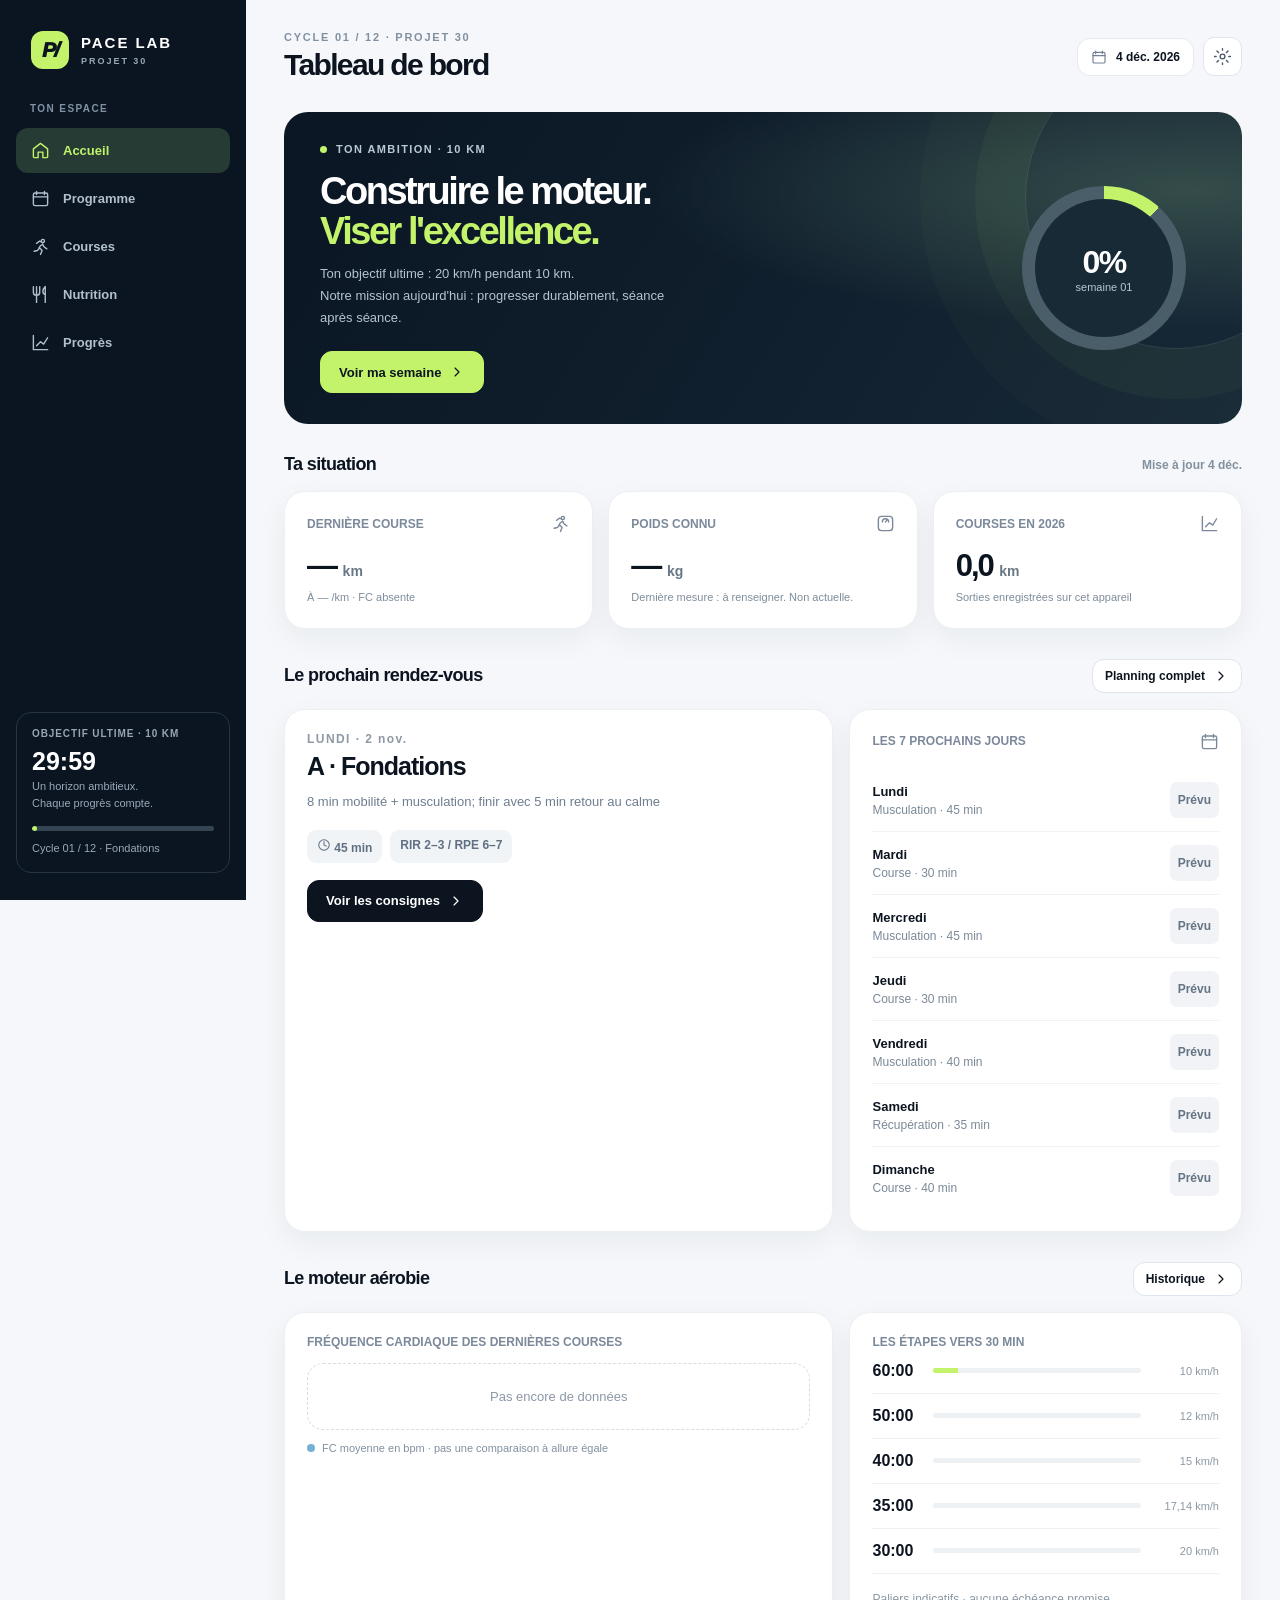
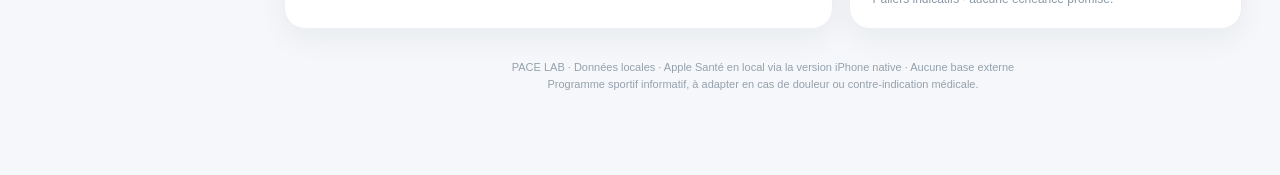
<file: index.html>
<!DOCTYPE html>
<html lang="fr">
<head>
<meta charset="utf-8"/><meta name="viewport" content="width=device-width, initial-scale=1, viewport-fit=cover"/>
<title>PACE LAB — Projet 30</title><meta name="theme-color" content="#0c1420"/>
<meta name="description" content="Ton cockpit personnel pour la course, la musculation, la nutrition et la progression."/>
<link rel="manifest" href="./manifest.webmanifest"/>
<link rel="stylesheet" href="./assets/styles.css"/>
</head>
<body>
<div class="shell">
<aside class="sidebar">
 <div class="brand"><div class="brandMark">P/</div><div class="brandTxt">PACE LAB<small>PROJET 30</small></div></div>
 <div class="navSub">TON ESPACE</div><nav id="sidebarNav"></nav>
 <div class="sidebarFoot"><div class="sideFootLabel">OBJECTIF ULTIME · 10 KM</div><div class="sideFootBig">29:59</div><div class="sideFootHint">Un horizon ambitieux.<br>Chaque progrès compte.</div><div class="sideMeter"><span></span></div><div class="sideFootHint">Cycle 01 / 12 · Fondations</div></div>
</aside>
<main class="main"><header class="topbar"><div><div class="kicker" id="pageKicker">01 / 12 · PRÉPARATION PHYSIQUE</div><h1 class="pageTitle" id="pageTitle">Tableau de bord</h1></div><div class="toolbar"><span class="dateCircle" id="dateTop"></span><button id="settingsTop" class="iconButton" title="Réglages et sauvegarde" aria-label="Réglages"></button></div></header><div id="view"></div><div class="footerNote">PACE LAB · Données locales · Apple Santé en local via la version iPhone native · Aucune base externe<br>Programme sportif informatif, à adapter en cas de douleur ou contre-indication médicale.</div></main>
</div>
<nav id="mobileNav" class="mobileNav"></nav><div id="modalRoot"></div><div id="toast" class="toast" role="status"></div>
<script defer src="./assets/programme.js"></script>
<script defer src="./assets/app.js"></script>
<script defer src="./assets/native-health.js"></script>
</body></html>
</file>
<file: assets/styles.css>
:root{--ink:#0c1420;--mid:#4d5a6c;--mute:#83909d;--line:#e6eaf0;--bg:#f5f7fa;--white:#fff;--acid:#c3f36b;--acid2:#d9f9a4;--aqua:#49cdb8;--blue:#708df4;--shadow:0 10px 30px rgba(17,32,49,.055);--radius:21px;--sidebar:246px}
*{box-sizing:border-box}html{scroll-behavior:smooth}body{margin:0;background:var(--bg);font-family:Inter,-apple-system,BlinkMacSystemFont,"Segoe UI",Arial,sans-serif;color:var(--ink);-webkit-font-smoothing:antialiased}button,input,textarea,select{font:inherit}button{cursor:pointer}button:disabled{cursor:not-allowed;opacity:.55}button:focus-visible,input:focus-visible,textarea:focus-visible{outline:3px solid #7cb8ff;outline-offset:2px}
a{color:inherit}.shell{display:flex;min-height:100vh}.sidebar{width:var(--sidebar);background:#0b1521;color:#fff;display:flex;flex-direction:column;position:fixed;inset:0 auto 0 0;z-index:10;padding:27px 16px}.brand{display:flex;gap:12px;align-items:center;padding:4px 15px 34px}.brandMark{background:var(--acid);height:38px;width:38px;display:grid;place-items:center;border-radius:12px;color:var(--ink);font-weight:950;font-style:italic;font-size:21px;letter-spacing:-2px}.brandTxt{font-weight:900;letter-spacing:.13em;font-size:15px}.brandTxt small{display:block;font-size:9px;letter-spacing:.22em;color:#9aa7b5;margin-top:5px}.navSub{padding:0 14px;font-size:10px;letter-spacing:.14em;color:#8292a5;margin-bottom:11px;font-weight:750}.navItem{width:100%;padding:13px 15px;display:flex;align-items:center;gap:13px;border:0;border-radius:12px;background:transparent;color:#b2c0ce;text-align:left;margin:3px 0;font-size:13px;font-weight:650;transition:.15s}.navItem:hover{background:#172637}.navItem.active{background:#253b34;color:var(--acid)}.navItem svg{width:19px;height:19px}.sidebarFoot{margin-top:auto;padding:15px;border:1px solid #263444;border-radius:15px}.sideFootLabel{font-size:10px;letter-spacing:.09em;color:#99a5b2;font-weight:800}.sideFootBig{font-size:25px;font-weight:900;margin:8px 0 2px}.sideFootHint{font-size:11px;color:#9ba9b8;line-height:1.55}.sideMeter{height:5px;background:#344452;border-radius:5px;margin:14px 0 9px;overflow:hidden}.sideMeter span{display:block;height:100%;width:16.7%;background:var(--acid);border-radius:5px}.main{margin-left:var(--sidebar);width:calc(100% - var(--sidebar));padding:31px 38px 75px;max-width:1500px}.topbar{display:flex;align-items:center;justify-content:space-between;gap:15px;margin-bottom:30px}.kicker{text-transform:uppercase;letter-spacing:.16em;color:#8190a1;font-size:11px;font-weight:800}.pageTitle{font-size:30px;font-weight:850;letter-spacing:-.055em;margin:5px 0 0}.dateCircle{display:flex;align-items:center;gap:9px;background:#fff;border:1px solid var(--line);padding:10px 13px;border-radius:13px;font-size:12px;font-weight:700}.dateCircle svg{color:#738195}.toolbar{display:flex;gap:9px;align-items:center}.iconButton{display:inline-flex;align-items:center;justify-content:center;width:39px;height:39px;border:1px solid #e0e6ed;background:#fff;border-radius:11px;color:#4a586a}.iconButton:hover{background:#ecf1f5}.iconButton svg{width:19px;height:19px}.btn{background:var(--ink);border:1px solid var(--ink);color:#fff;padding:12px 18px;border-radius:12px;display:inline-flex;align-items:center;gap:8px;font-size:13px;font-weight:800;white-space:nowrap}.btn.acid{background:var(--acid);color:var(--ink);border-color:var(--acid)}.btn.ghost{background:#fff;color:var(--ink);border-color:#dfe5ec}.btn.small{padding:8px 12px;font-size:12px}.btn:active{transform:scale(.99)}.btn svg{width:16px;height:16px}.hero{border-radius:24px;background:radial-gradient(ellipse at 95% 25%,#344c4a 0,transparent 42%),linear-gradient(122deg,#0b1724 10%,#162837 100%);position:relative;overflow:hidden;color:#fff;display:flex;justify-content:space-between;align-items:center;min-height:247px;padding:31px 36px}.hero:after{content:"";position:absolute;width:300px;height:300px;border-radius:50%;border:1px solid #6e968244;right:-85px;top:-65px;box-shadow:0 0 0 50px #b4e77e09,0 0 0 105px #b4e77e05;pointer-events:none}.heroSmall{display:flex;align-items:center;gap:9px;color:#b9c8d5;font-size:11px;font-weight:800;letter-spacing:.13em;text-transform:uppercase}.heroDot{width:7px;height:7px;border-radius:50%;background:var(--acid)}.hero h2{margin:17px 0 8px;letter-spacing:-.065em;font-size:38px;line-height:1.04;max-width:440px}.hero h2 strong{color:var(--acid)}.hero p{font-size:13px;color:#b5c4d0;line-height:1.7;max-width:370px;margin:12px 0 22px}.heroRing{height:164px;width:164px;border-radius:50%;background:conic-gradient(var(--acid) 0 42deg,#4a5e6a 42deg 360deg);display:grid;place-items:center;position:relative;margin-right:20px;z-index:1}.heroRing:before{content:"";width:138px;height:138px;background:#182a35;border-radius:50%;position:absolute}.heroRingInner{position:relative;text-align:center}.heroRingInner strong{display:block;font-size:32px;letter-spacing:-.05em}.heroRingInner small{display:block;font-size:11px;color:#b5c8cf}.sectionHead{display:flex;align-items:center;justify-content:space-between;margin:30px 0 16px;gap:12px}.sectionHead h3{font-size:18px;margin:0;font-weight:850;letter-spacing:-.035em}.sectionHead small{color:var(--mute);font-weight:600;font-size:12px}.grid3{display:grid;grid-template-columns:repeat(3,minmax(0,1fr));gap:15px}.grid2{display:grid;grid-template-columns:repeat(2,minmax(0,1fr));gap:15px}.card{background:#fff;border:1px solid #edf0f3;border-radius:var(--radius);box-shadow:var(--shadow);padding:22px;min-width:0}.metricLab{display:flex;justify-content:space-between;align-items:center;color:#7b899a;font-weight:750;font-size:12px}.metricLab svg{width:19px;height:19px}.metricNum{font-size:31px;font-weight:900;letter-spacing:-.065em;margin:15px 0 5px}.metricNum span{font-size:14px;color:#687785;letter-spacing:0;font-weight:650}.metricFoot{font-size:11px;color:#7e8c99;line-height:1.5}.metricFoot b{color:#1b806b}.twoCol{display:grid;grid-template-columns:minmax(0,1.4fr) minmax(0,1fr);gap:16px}.workoutCard{display:flex;align-items:center;gap:15px;border:1px solid #ebeff3;border-radius:15px;padding:15px;background:#fff;margin-bottom:9px}.workoutCard:last-child{margin-bottom:0}.dayBlock{width:55px;height:54px;background:#f1f4f8;border-radius:12px;display:grid;place-items:center;flex-shrink:0;font-size:10px;font-weight:800;color:#6b7a8c;text-transform:uppercase;line-height:1.1}.dayBlock strong{font-size:21px;color:#192738}.workoutIcon{width:41px;height:41px;border-radius:13px;display:grid;place-items:center;background:#e9f4e6;color:#447a42;flex-shrink:0}.workoutIcon.run{background:#e7f1ff;color:#547ab7}.workoutIcon.rest{background:#f4ecff;color:#8f73ae}.workoutIcon svg{height:20px;width:20px}.workoutText{min-width:0;flex:1}.workoutText b{display:block;font-size:13px;white-space:nowrap;text-overflow:ellipsis;overflow:hidden}.workoutText span{display:block;color:#7b8a99;font-size:11px;margin-top:5px}.arrowCard{border:0;background:transparent;color:#98a6b5;padding:6px;display:grid;place-items:center}.arrowCard svg{width:18px;height:18px}.tag{display:inline-flex;align-items:center;border-radius:7px;padding:5px 8px;font-size:10px;font-weight:800;background:#e8f4d9;color:#497438}.tag.blue{background:#e7eeff;color:#5575a8}.tag.gray{background:#f1f3f6;color:#647484}.tag.orange{background:#fff3df;color:#a47736}.smallmuted{color:#8b98a5;font-size:12px}.chartBox svg{display:block;width:100%;height:auto}.chartLegend{display:flex;align-items:center;gap:7px;color:#8190a0;font-size:11px;margin-top:12px}.legendDot{width:8px;height:8px;background:#75b0d7;border-radius:50%}.listLine{display:flex;justify-content:space-between;gap:12px;border-bottom:1px solid #f0f2f5;padding:13px 0}.listLine:last-child{border:none}.listLine b{font-size:13px}.listLine span{font-size:12px;color:#7b8997}.miniMetric{font-size:19px!important;font-weight:850;color:var(--ink)!important}.weekStrip{display:grid;grid-template-columns:repeat(7,1fr);gap:8px}.weekDay{border:1px solid var(--line);background:#fff;border-radius:14px;padding:14px 5px;display:flex;flex-direction:column;align-items:center;gap:7px;min-width:0}.weekDay small{color:#8190a0;font-weight:800;font-size:10px;letter-spacing:.06em}.weekDay b{font-size:20px}.weekDay i{width:6px;height:6px;border-radius:50%;background:#bbc9d9}.weekDay.active{background:var(--ink);color:#fff;border-color:var(--ink)}.weekDay.active small{color:#bdccdc}.weekDay.active i{background:var(--acid)}.weekDay.done i{background:#41c39b}.fullDetails{background:#fff;border:1px solid var(--line);border-radius:20px;padding:24px}.detailType{font-size:12px;font-weight:850;color:#8e99a5;letter-spacing:.12em}.detailTitle{font-size:25px;letter-spacing:-.04em;font-weight:900;margin:6px 0 10px}.detailDesc{font-size:13px;color:#6e7d8f;line-height:1.7}.pillSet{display:flex;gap:8px;flex-wrap:wrap;margin:17px 0}.softPill{padding:8px 10px;background:#f1f4f6;border-radius:9px;color:#607083;font-size:12px;font-weight:700}.exercise{padding:14px 0;border-top:1px solid #edf0f4}.exTop{display:flex;justify-content:space-between;gap:10px;align-items:flex-start}.exTop h4{margin:0 0 5px;font-size:14px}.exTop small{color:#82909f;font-size:11px}.exTop span{white-space:nowrap;font-size:12px;font-weight:800;color:#547254}.exNotes{margin-top:6px;font-size:11px;color:#83909e;line-height:1.65}.exInputs{display:grid;grid-template-columns:1fr 1fr 1fr;gap:9px;margin-top:11px}.inputGroup{display:flex;flex-direction:column;gap:5px}.inputGroup label{color:#718093;font-size:11px;font-weight:700}.inputGroup input,.inputGroup select,.inputGroup textarea{width:100%;border:1px solid #e2e8ee;background:#fbfcfe;padding:10px 11px;border-radius:10px;color:#152436;min-width:0;font-size:13px}.inputGroup textarea{min-height:86px;resize:vertical}.doneButton{padding:10px 14px;border:1px solid #d5e5c0;border-radius:12px;background:#edf6e0;color:#527c2c;font-size:13px;font-weight:850}.doneButton.done{background:#153723;color:#c3f36b;border-color:#153723}.recipesGrid{display:grid;grid-template-columns:repeat(2,minmax(0,1fr));gap:13px}.recipeCard{padding:20px;border:1px solid #edf0f4;border-radius:18px;background:#fff;text-align:left;display:flex;flex-direction:column;gap:9px;min-width:0}.recipeCard:hover{border-color:#bdd8a6}.recipeCard h4{font-size:15px;line-height:1.35;margin:2px 0}.recipeCard .rcTag{font-size:10px;color:#8a97a3;text-transform:uppercase;letter-spacing:.1em;font-weight:900}.recipeFacts{display:flex;gap:11px;color:#7b8897;font-size:11px}.recipeCard .recipeSee{color:#608536;font-weight:850;font-size:12px;margin-top:auto;padding-top:8px}.mealHeader{display:flex;justify-content:space-between;gap:10px}.tabControl{display:flex;gap:5px;background:#e9edf2;border-radius:12px;padding:4px}.tabControl button{flex:1;border:0;background:transparent;color:#758393;padding:10px;border-radius:9px;font-weight:800;font-size:12px}.tabControl button.active{background:#fff;color:var(--ink);box-shadow:0 1px 5px #0000000d}.historyTable{width:100%;border-collapse:collapse;text-align:left;font-size:12px}.historyTable th{color:#8896a4;text-transform:uppercase;letter-spacing:.07em;font-size:10px;padding:14px 8px;border-bottom:1px solid var(--line)}.historyTable td{padding:14px 8px;border-bottom:1px solid #f1f3f6}.historyTable tr:last-child td{border:none}.historyTable td b{font-size:12px}.tableScroll{overflow-x:auto}.barMonths{display:flex;align-items:flex-end;gap:9px;height:168px;padding-top:12px;border-bottom:1px solid #e8edf2}.monthBar{flex:1;display:flex;align-items:flex-end;justify-content:center;position:relative;height:100%}.monthBar div{background:linear-gradient(0deg,#7abfaa,#b6e9d4);border-radius:6px 6px 0 0;width:70%;min-height:3px}.monthBar.active div{background:linear-gradient(0deg,#9acb41,#c3f36b)}.barLabels{display:flex;gap:9px;justify-content:space-between;margin:9px 0}.barLabels span{flex:1;text-align:center;color:#8c9aa6;font-size:10px}.goalLine{padding:13px 0;display:flex;gap:13px;align-items:center;border-bottom:1px solid #eef1f3}.goalNum{width:48px;font-size:16px;font-weight:900}.goalTrack{height:5px;background:#edf1f4;border-radius:10px;flex:1;overflow:hidden}.goalTrack span{display:block;background:var(--acid);height:100%}.goalLabel{font-size:11px;color:#8c98a4;min-width:65px;text-align:right}.formCard form{display:grid;grid-template-columns:repeat(2,minmax(0,1fr));gap:13px}.formCard .full{grid-column:1/-1}.formActions{display:flex;gap:8px;justify-content:flex-end;grid-column:1/-1}.footerNote{color:#95a1ac;font-size:11px;text-align:center;padding:30px 0 6px;line-height:1.6}.mobileNav{display:none}.toast{position:fixed;z-index:99;bottom:25px;left:50%;transform:translateX(-50%);background:#122637;color:#fff;padding:12px 20px;border-radius:12px;font-size:13px;box-shadow:0 20px 60px #0003;display:none;max-width:90vw}.toast.show{display:block}.overlay{position:fixed;inset:0;background:rgba(8,18,30,.58);z-index:50;display:flex;justify-content:center;align-items:center;padding:20px;backdrop-filter:blur(3px)}.modal{background:#fff;border-radius:24px;width:100%;max-width:680px;max-height:min(88vh,880px);overflow:auto;padding:27px;box-shadow:0 30px 90px #0002}.modalTop{display:flex;justify-content:space-between;gap:10px;align-items:center;margin-bottom:10px}.modalTop h3{margin:0;font-size:21px;letter-spacing:-.04em}.modalClose{background:#f0f3f7;border:0;border-radius:11px;width:33px;height:33px;font-size:19px;color:#6d7887}.modal p{font-size:13px;line-height:1.7;color:#6e7d8c}.modal pre{white-space:pre-wrap;font-family:inherit;font-size:12px;color:#36475a;line-height:1.75;background:#f7f9fa;border:1px solid #e8edf2;padding:16px;border-radius:14px}.modal h4{margin:22px 0 8px}.greenBox{background:#f3fae9;border:1px solid #e0efc9;border-radius:14px;padding:14px;font-size:12px;color:#4e6836;line-height:1.65}.empty{border:1px dashed #d6dde4;padding:25px;text-align:center;border-radius:16px;color:#8c98a6;font-size:13px}.notice{font-size:12px;padding:13px 15px;border-radius:11px;background:#eef3fa;color:#506681;line-height:1.6}.gapTop{margin-top:18px}.danger{background:#fff1f0;border:1px solid #ffe0db;color:#aa443b}.loader{display:none}.calendarMini{font-size:11px;color:#8b98a7}
@media(max-width:1100px){.main{padding:25px 23px 70px}.sidebar{width:210px}.main{margin-left:210px;width:calc(100% - 210px)}.heroRing{margin-right:0}.metricNum{font-size:26px}}
@media(max-width:820px){.sidebar{display:none}.main{width:100%;margin:0;padding:20px 17px 110px}.mobileNav{position:fixed;bottom:0;left:0;right:0;display:grid;grid-template-columns:repeat(5,1fr);background:#fff;z-index:20;border-top:1px solid #e6edf2;padding:7px 5px calc(9px + env(safe-area-inset-bottom));box-shadow:0 -5px 24px #0d17200b}.mobileNav button{border:none;background:transparent;color:#8796a5;display:flex;flex-direction:column;align-items:center;gap:4px;padding:4px 2px;font-size:9px;font-weight:850;letter-spacing:.01em}.mobileNav button.active{color:#1b3a2c}.mobileNav button.active svg{background:var(--acid);color:#122819;border-radius:10px}.mobileNav svg{width:34px;height:34px;padding:7px}.pageTitle{font-size:27px}.topbar{margin-bottom:21px}.hero{padding:26px 24px;min-height:230px}.hero h2{font-size:34px}.heroRing{height:130px;width:130px;flex-shrink:0;margin-right:3px}.heroRing:before{height:110px;width:110px}.heroRingInner strong{font-size:26px}.twoCol{grid-template-columns:1fr}}
@media(max-width:530px){.main{padding:16px 14px 108px}.topbar{margin-bottom:18px}.kicker{font-size:10px}.pageTitle{font-size:24px}.dateCircle{font-size:11px;padding:9px}.grid3{gap:8px}.card{padding:17px}.metricNum{font-size:24px}.metricLab{font-size:10px;gap:4px}.metricLab svg{width:17px}.metricFoot{font-size:10px}.hero{min-height:0;padding:27px 21px}.hero h2{font-size:32px}.hero p{font-size:12px;max-width:260px}.heroRing{position:absolute;right:-38px;top:18px;opacity:.24;transform:scale(1.65)}.heroRingInner{display:none}.heroText{z-index:1;position:relative}.sectionHead{margin:23px 0 12px}.sectionHead h3{font-size:17px}.recipesGrid{grid-template-columns:1fr}.weekStrip{gap:5px}.weekDay{padding:12px 3px}.weekDay b{font-size:17px}.weekDay small{font-size:9px}.fullDetails{padding:18px}.formCard form{grid-template-columns:1fr}.formCard .full,.formActions{grid-column:1}.historyTable{min-width:540px}.exInputs{gap:6px}.modal{padding:20px;max-height:88vh}.toolbar .dateCircle{display:none}}
@media(prefers-reduced-motion:reduce){*,*:before,*:after{scroll-behavior:auto!important;transition:none!important}}
</file>
